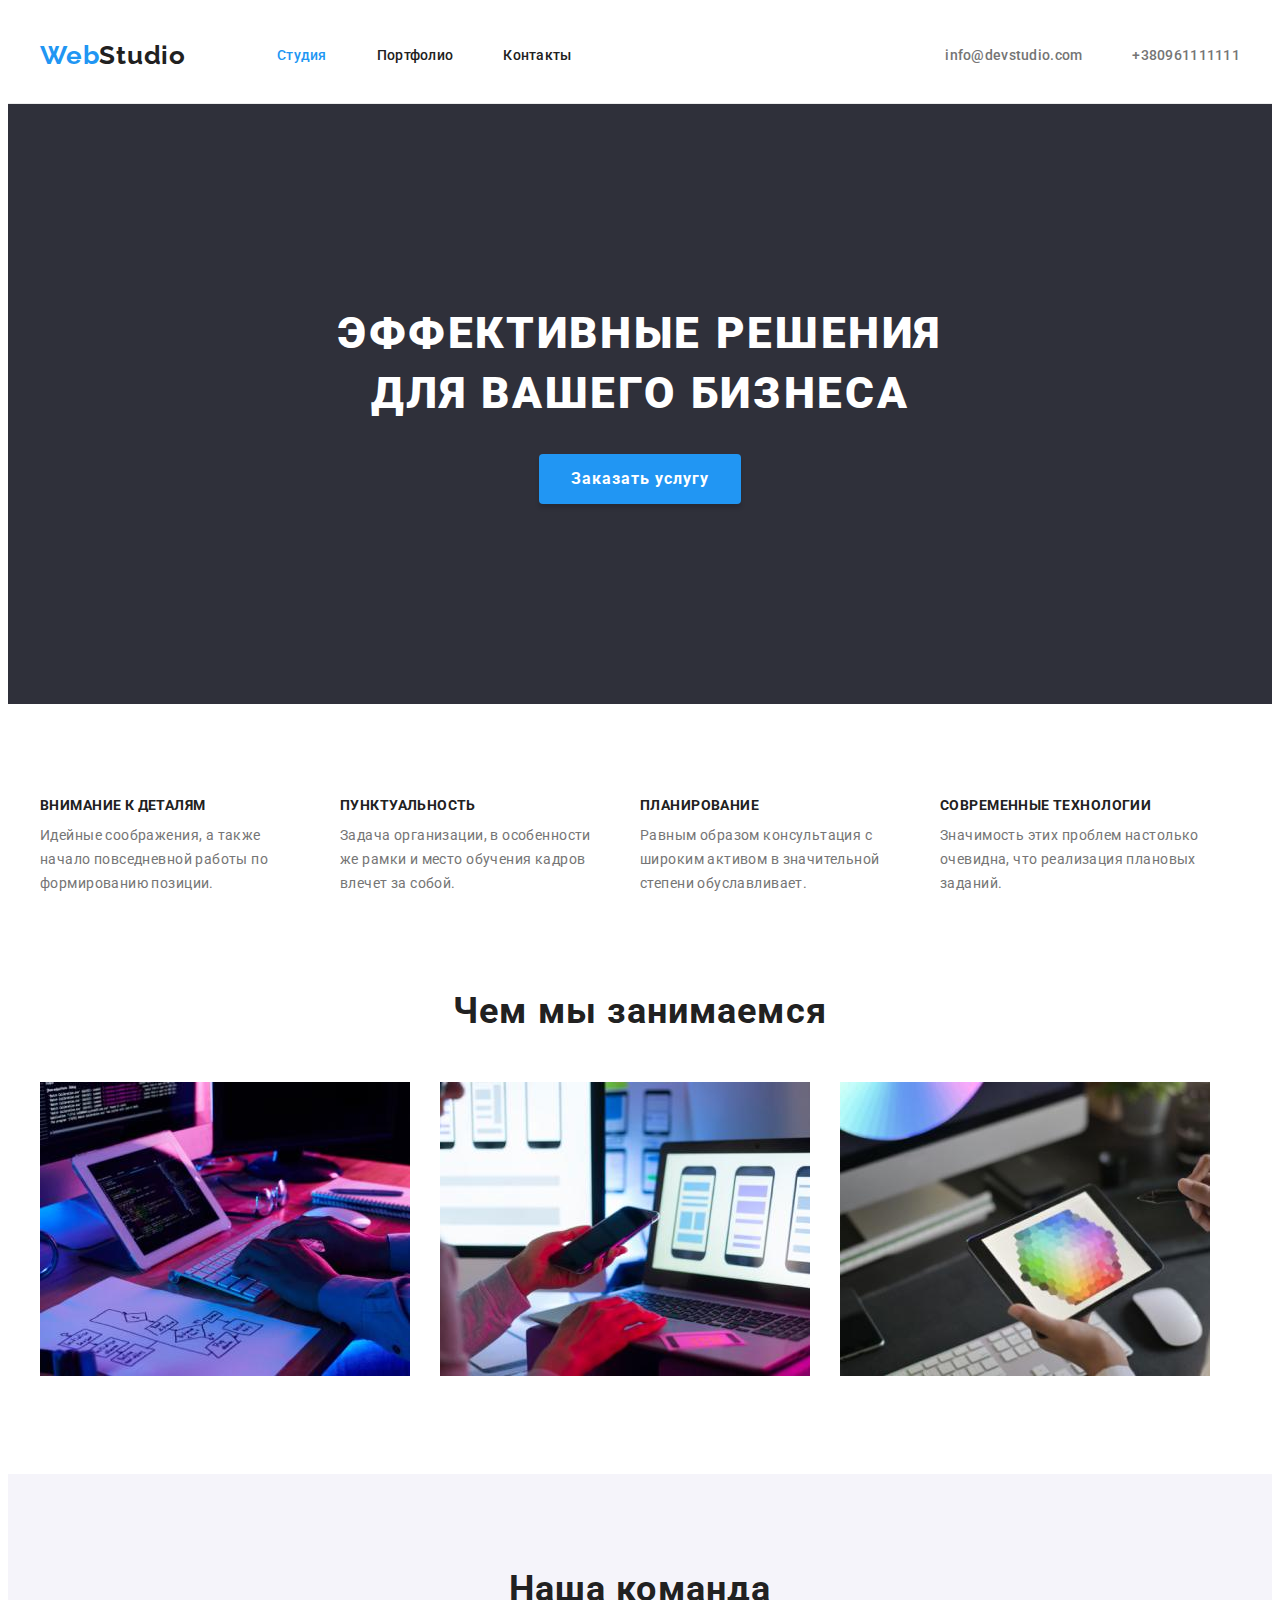
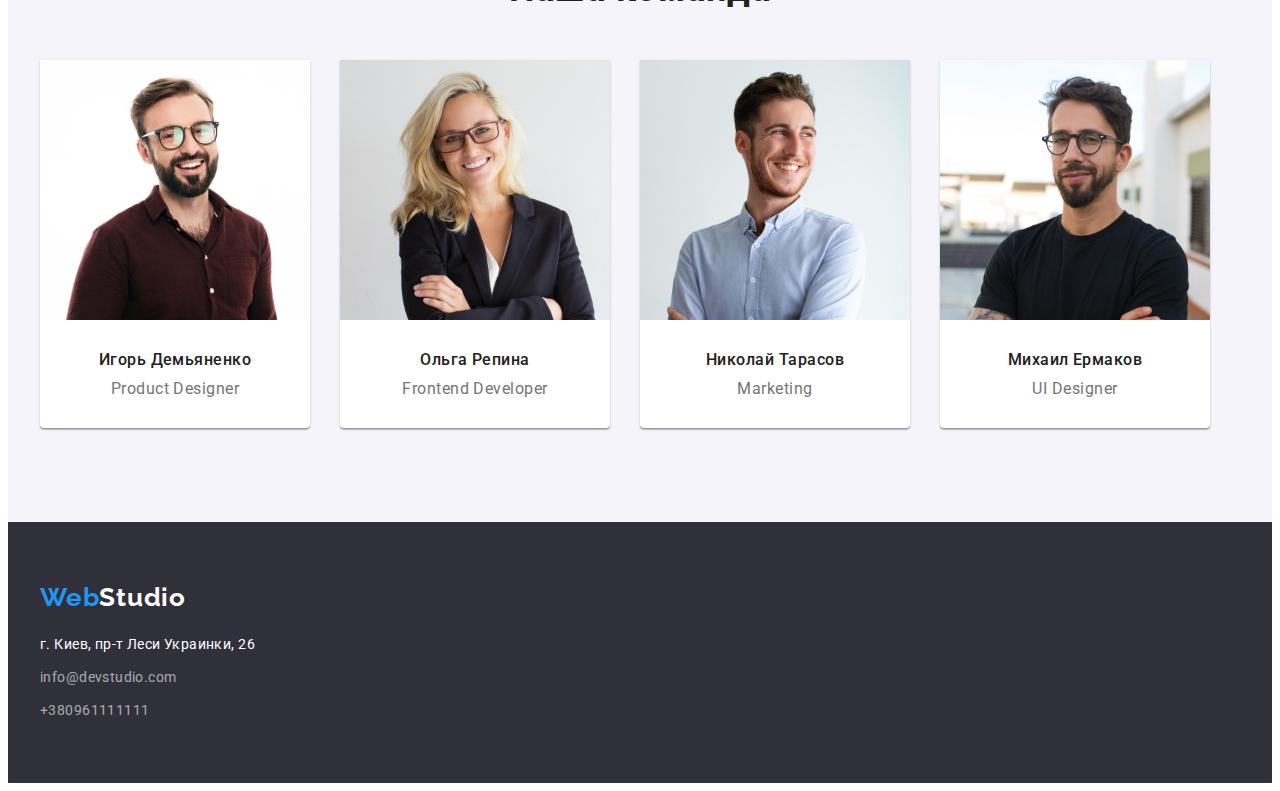
<file: index.html>
<!DOCTYPE html>
<html lang="en">
<head>
    <meta charset="UTF-8">
    <meta http-equiv="X-UA-Compatible" content="IE=edge">
    <meta name="viewport" content="width=device-width, initial-scale=1.0">
    <title>WebStudio</title>
    <link rel="preconnect" href="https://fonts.googleapis.com">
    <link rel="preconnect" href="https://fonts.gstatic.com" crossorigin>
    <link href="https://fonts.googleapis.com/css2?family=Raleway:wght@700&family=Roboto:wght@400;500;900&display=swap"
      rel="stylesheet">
      <link rel="stylesheet" href="https://cdnjs.cloudflare.com/ajax/libs/modern-normalize/0.2.0/modern-normalize.min.css"
        integrity="sha512-sqIVMkf5f8XGYI/UZYGs7wODxlUeoj9JknataPfUwtvrSKWMHrMXGZ7Evb6nabFYJQG15vFFyALe6r0nWCD1Ug=="
        crossorigin="anonymous" referrerpolicy="no-referrer" />
    <link rel="stylesheet" href="./css/styles.css">
</head>

<body>
<!-- header -->
  <header class="header">
    <div class="container header-container">
      <nav class="header-nav">
        <a class="header-logo link" href=""><span class="logo-accent">Web</span>Studio</a>
        <ul class="header-list list">
            <li class="header-item">
              <a class="header-link link current" href="./index.html">Студия</a>
            </li>
            <li class="header-item">
              <a class="header-link link" href="./portfolio.html">Портфолио</a>
            </li>
            <li class="header-item">
              <a class="header-link link" href="">Контакты</a>
            </li>
        </ul>
      </nav> 
      
    <ul class="header-cont-list list">
      <li class="header-cont-item">
        <a class="header-cont-link link" href="mailto:info@devstudio.com">info@devstudio.com</a>
      </li>
      <li class="header-cont-item">
        <a class="header-cont-link link" href="tel:+380961111111">+380961111111</a>
      </li>
    </ul>
    </div>
  </header>

  <main>
<!--Hero-->
    <section class="hero">
      <div class="container hero-container">
        <h1 class="hero-title">Эффективные решения для вашего бизнеса</h1>
        <button class="hero-button" type="button">Заказать услугу</button>
      </div>
      
    </section>
    
<!--Our Qualities-->
    <section class="qualities section">
      <div class="container qualities-container">
      <h2 class="qualities-title visually-hidden">заголовок</h2>
      <ul class="qualities-list list">
        <li class="qualities-item">
          <h3 class="qualities-second-title">Внимание к деталям</h3>
          <p class="qualities-text">Идейные соображения, а также начало повседневной работы по формированию позиции.</p>
        </li>
        <li class="qualities-item">
          <h3 class="qualities-second-title">Пунктуальность</h3>
          <p class="qualities-text">Задача организации, в особенности же рамки и место обучения кадров влечет за собой.</p>
        </li>
        <li class="qualities-item">
          <h3 class="qualities-second-title">Планирование</h3>
          <p class="qualities-text">Равным образом консультация с широким активом в значительной степени обуславливает.</p>
        </li>
        <li class="qualities-item">
          <h3 class="qualities-second-title">Современные технологии</h3>
          <p class="qualities-text">Значимость этих проблем настолько очевидна, что реализация плановых заданий.</p>
        </li>
      </ul>
      </div>
    </section>

<!--What we do-->
      <section class="work section">
        <div class="container work-container">
        <h2 class="work-title">Чем мы занимаемся</h2>
        <ul class="work-list list" >
          <li class="work-item">
            <img src="./images/img1.jpg" alt="оформление контента" width="370">
          </li>
          <li class="work-item">
            <img src="./images/img2.jpg" alt="мобильные приложения" width="370">
          </li>
          <li class="work-item">
            <img src="./images/img3.jpg" alt="цветовая гамма на планщете" width="370">
          </li>
        </ul>
        </div>
      </section>
      
<!--Our Team-->
    <section class="team section">
      <div class="container">
      <h2 class="team-title">Наша команда</h2>
      <ul class="team-list list">
        <li class="team-item">
          <img class="team-photo" src="./images/photo1.jpg" alt="фото сотрудника" width="270">
          <diV class="team-description">
            <h3 class="team-name">Игорь Демьяненко</h3>
            <p class="team-position">Product Designer</p>
          </diV>
        </li>
        <li class="team-item">
          <img class="team-photo" src="./images/photo2.jpg" alt="фото сотрудника" width="270">
          <diV class="team-description">
            <h3 class="team-name">Ольга Репина</h3>
            <p class="team-position">Frontend Developer</p>
          </diV>
        </li>
        <li class="team-item">
          <img class="team-photo" src="./images/photo3.jpg" alt="фото сотрудника" width="270">
          <diV class="team-description">
            <h3 class="team-name">Николай Тарасов</h3>
            <p class="team-position">Marketing</p>
          </diV>
        </li>
        <li class="team-item"> 
          <img class="team-photo" src="./images/photo4.jpg" alt="фото сотрудника" width="270">
          <diV class="team-description">
            <h3 class="team-name">Михаил Ермаков</h3>
            <p class="team-position">UI Designer</p>
          </diV>
        </li>
      </ul>
    </div>
    </section>
  </main>
  
  <!-- footer -->
  <footer class="footer">
    <div class="container footer-container">
    <a class="footer-logo link" href="WebStudio"> <span class="logo-accent">Web</span>Studio</a>
    <address class="address">
      г. Киев, пр-т Леси Украинки, 26
    </address>
    <ul class="footer-list list">
      <li class="footer-item">
        <a class="footer-link link" href="mailto:info@devstudio.com">info@devstudio.com</a>
      </li>
      <li class="footer-item">
        <a class="footer-link link" href="tel:+380961111111">+380961111111</a>
      </li>
    </ul>
    </div>
  </footer> 

</body>
</html>
</file>
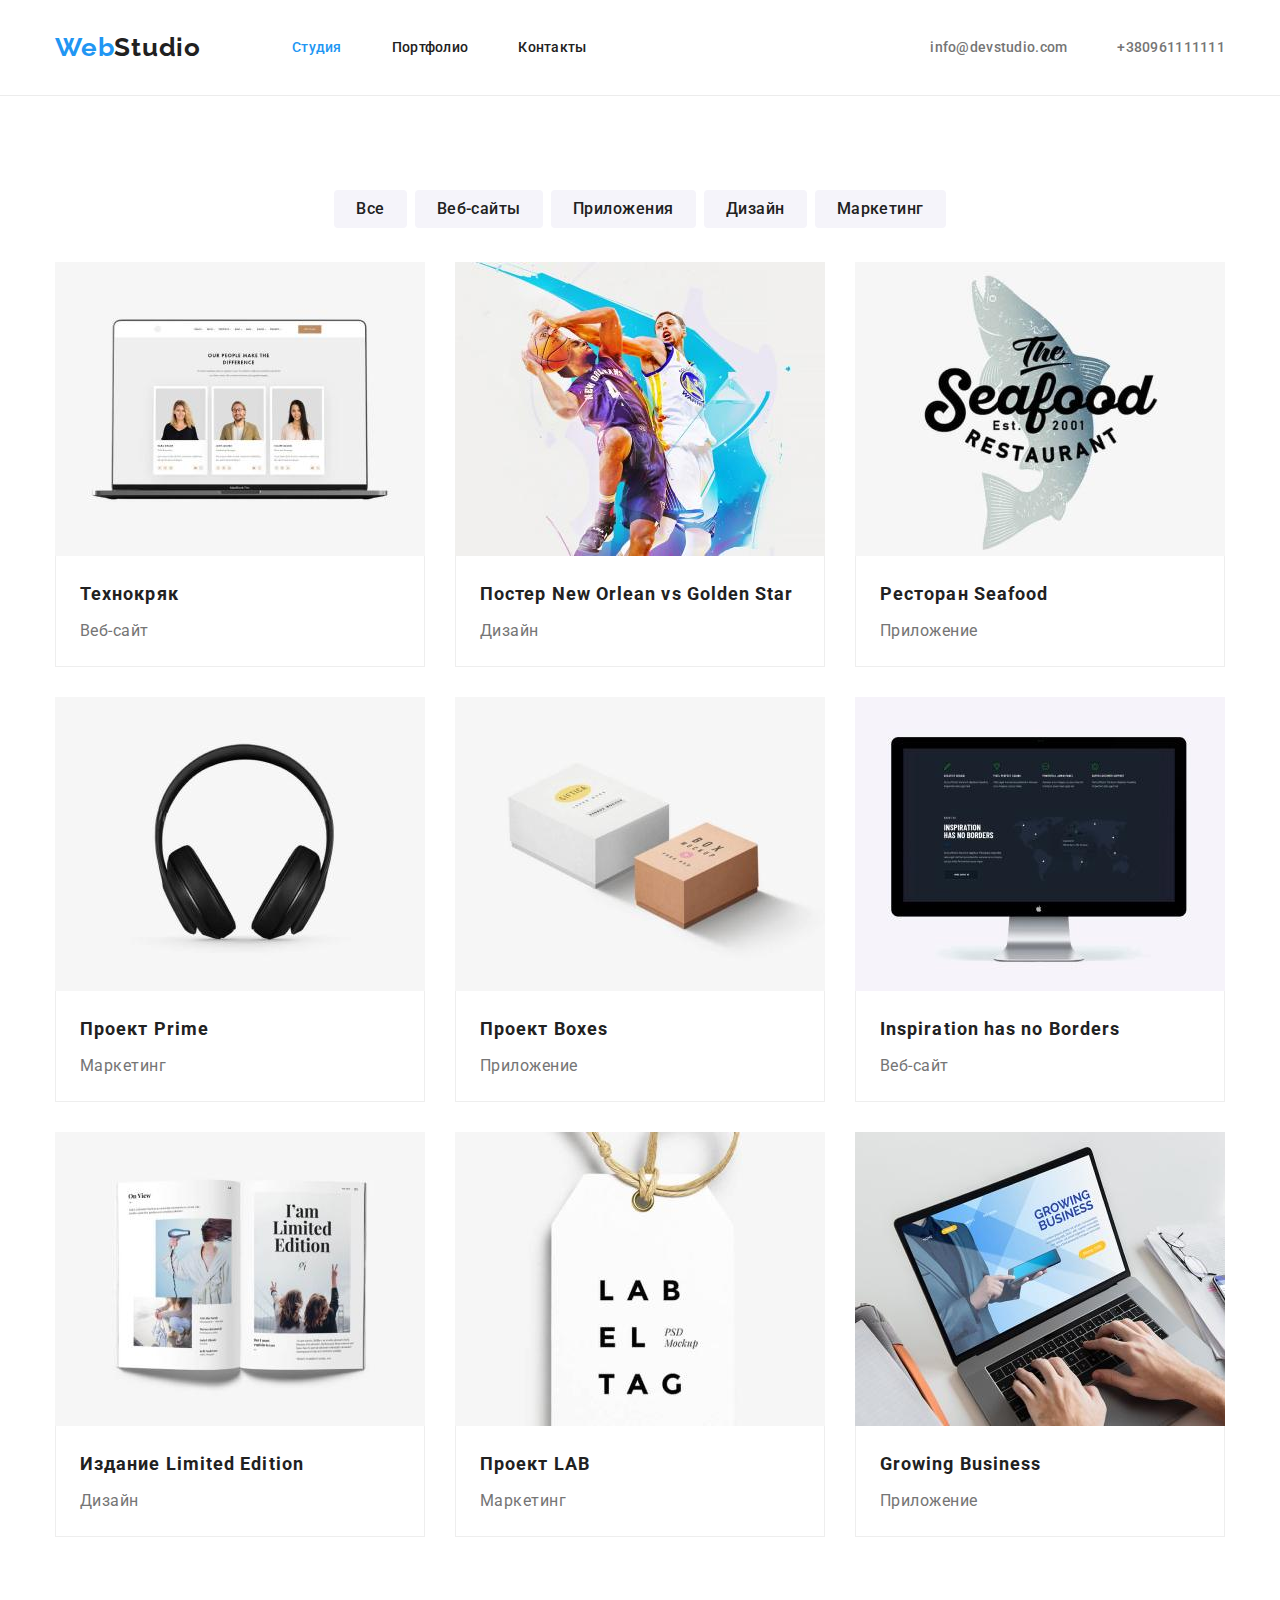
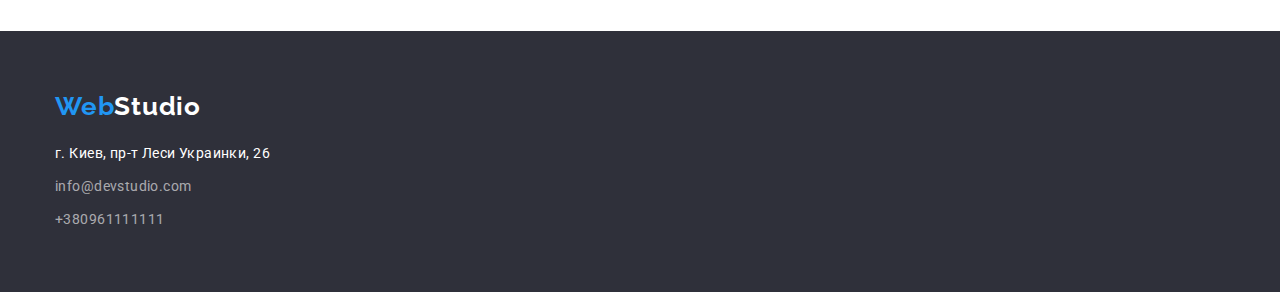
<file: portfolio.html>
<!DOCTYPE html>
<html lang="en">
<head>
    <meta charset="UTF-8">
    <meta http-equiv="X-UA-Compatible" content="IE=edge">
    <meta name="viewport" content="width=device-width, initial-scale=1.0">
    <title>Portfolio</title>
    <link rel="preconnect" href="https://fonts.googleapis.com">
    <link rel="preconnect" href="https://fonts.gstatic.com" crossorigin>
    <link href="https://fonts.googleapis.com/css2?family=Raleway:wght@700&family=Roboto:wght@400;500;900&display=swap"
        rel="stylesheet">
    <link rel="stylesheet" href="https://cdnjs.cloudflare.com/ajax/libs/modern-normalize/1.1.0/modern-normalize.css"
            integrity="sha512-Y0MM+V6ymRKN2zStTqzQ227DWhhp4Mzdo6gnlRnuaNCbc+YN/ZH0sBCLTM4M0oSy9c9VKiCvd4Jk44aCLrNS5Q=="
            crossorigin="anonymous" referrerpolicy="no-referrer" />
    <link rel="stylesheet" href="./css/styles.css">
    </head>

<body>
<!-- header -->
    <header class="header">
        <div class="container header-container">
            <nav class="header-nav">
                <a class="header-logo link" href=""><span class="logo-accent">Web</span>Studio</a>
                <ul class="header-list list">
                    <li class="header-item">
                        <a class="header-link link current" href="./index.html">Студия</a>
                    </li>
                    <li class="header-item">
                        <a class="header-link link" href="./portfolio.html">Портфолио</a>
                    </li>
                    <li class="header-item">
                        <a class="header-link link" href="">Контакты</a>
                    </li>
                </ul>
            </nav>
    
            <ul class="header-cont-list list">
                <li class="header-cont-item">
                    <a class="header-cont-link link" href="mailto:info@devstudio.com">info@devstudio.com</a>
                </li>
                <li class="header-cont-item">
                    <a class="header-cont-link link" href="tel:+380961111111">+380961111111</a>
                </li>
            </ul>
        </div>
    </header>

<!-- main -->
    <main>
        <section class="potfolio section">
            <div class="container">
            <h1 class="portfolio-title visually-hidden">All kinds our work</h1>
            <!-- Buttons -->
            <ul class="portfolio-btn-list list">
                <li class="portfolio-btn-item">
                    <button class="porfolio-button" type="button">Все</button>
                </li>
                <li class="portfolio-btn-item">
                    <button class="porfolio-button" type="button">Веб-сайты</button>
                </li>
                <li class="portfolio-btn-item">
                    <button class="porfolio-button" type="button">Приложения</button>
                </li> 
                <li class="portfolio-btn-item">
                    <button class="porfolio-button" type="button">Дизайн</button>
                </li>
                <li class="portfolio-btn-item">
                    <button class="porfolio-button" type="button">Маркетинг</button>
                </li>
            </ul>
            
<!--List of works -->
            <ul class="portfolio-work-list list">
                <li class="portfolio-work-item">
                    <img class="portfolio-img" src="./images/im-p1.jpg" alt="laptop" width="370">
                    <div class="portfolio-description">
                        <p class="portfolio-works">Технокряк</p>
                        <p class="portfolio-work-type">Веб-сайт</p>
                    </div>
                </li>
                <li class="portfolio-work-item">
                    <img class="portfolio-img" src="./images/im-p2.jpg" alt="twonbasketball players" width="370">
                    <div class="portfolio-description">
                        <p class="portfolio-works">Постер New Orlean vs Golden Star</p>
                        <p class="portfolio-work-type">Дизайн</p>
                    </div>
                </li>
                <li class="portfolio-work-item">
                    <img class="portfolio-img" src="./images/im-p3.jpg" alt="emblem" width="370">
                    <div class="portfolio-description">
                        <p class="portfolio-works">Ресторан Seafood</p>
                        <p class="portfolio-work-type">Приложение</p>
                    </div>
                </li>
                <li class="portfolio-work-item">
                    <img class="portfolio-img" src="./images/im-p4.jpg" alt="headphons" width="370">
                    <div class="portfolio-description">
                        <p class="portfolio-works">Проект Prime</p>
                        <p class="portfolio-work-type">Маркетинг</p>
                    </div>
                </li>
                <li class="portfolio-work-item">
                    <img class="portfolio-img" src="./images/im-p5.jpg" alt="two boxes" width="370">
                    <div class="portfolio-description">
                        <p class="portfolio-works">Проект Boxes</p>
                        <p class="portfolio-work-type">Приложение</p>
                    </div>
                </li>
                <li class="portfolio-work-item">
                    <img class="portfolio-img" src="./images/im-p6.jpg" alt="imac computer" width="370">
                    <div class="portfolio-description">
                        <p class="portfolio-works">Inspiration has no Borders</p>
                        <p class="portfolio-work-type">Веб-сайт</p>
                    </div>
                </li>
                <li class="portfolio-work-item">
                    <img class="portfolio-img" src="./images/im-p7.jpg" alt="book" width="370">
                    <div class="portfolio-description">
                        <p class="portfolio-works">Издание Limited Edition</p>
                        <p class="portfolio-work-type">Дизайн</p>
                    </div>
                </li>
                <li class="portfolio-work-item">
                    <img class="portfolio-img" src="./images/im-p8.jpg" alt="label tag" width="370">
                    <div class="portfolio-description">
                        <p class="portfolio-works">Проект LAB</p>
                        <p class="portfolio-work-type">Маркетинг</p>
                        
                    </div>
                </li>
                <li class="portfolio-work-item">
                    <img class="portfolio-img" src="./images/im-p9.jpg" alt="laptop" width="370">
                    <div class="portfolio-description">
                        <p class="portfolio-works">Growing Business</p>
                        <p class="portfolio-work-type">Приложение</p>
                    </div>
                </li>
            </ul>
            </div>
        </section>
    </main>

        <!-- footer -->
    <footer class="footer">
        <div class="container footer-container">
            <a class="footer-logo link" href="WebStudio"> <span class="logo-accent">Web</span>Studio</a>
            <address class="address">
                г. Киев, пр-т Леси Украинки, 26
            </address>
            <ul class="footer-list list">
                <li class="footer-item">
                    <a class="footer-link link" href="mailto:info@devstudio.com">info@devstudio.com</a>
                </li>
                <li class="footer-item">
                    <a class="footer-link link" href="tel:+380961111111">+380961111111</a>
                </li>
            </ul>
        </div>
    </footer>

</body>
</html>
</file>
<file: css/styles.css>
:root {
  --primery-text-color: #757575;
  --title-text-color: #212121;
  --accent-text-clor: #2196f3;
  --background-color: #2f303a;
  --white-color: #ffffff;
}

body {
  color: var(--primery-text-color);
  font-family: roboto;
}

.list {
  list-style: none;
}

.link {
  text-decoration: none;
}

.visually-hidden {
  position: absolute;
  white-space: nowrap;
  width: 1px;
  height: 1px;
  overflow: hidden;
  border: 0;
  padding: 0;
  clip: rect(0 0 0 0);
  clip-path: inset(50%);
  margin: -1px;
}

p,
h1,
h2,
h3,
h4,
h5,
h6 {
  margin: 0;
}
ul {
  margin: 0;
  padding: 0;
}

.container {
  width: 1200px;
  padding-right: 15px;
  padding-left: 15px;
  margin: 0 auto;
}

.section {
  padding-top: 94px;
  padding-bottom: 94px;
  max-width: 1600px;
}

/* ..........................header .........................*/

.header {
  padding-top: 32px;
  padding-bottom: 32px;
  border-bottom: 1px solid #ececec;
  max-width: 1600px;

  font-family: Roboto;
  font-weight: 500;
  font-size: 14px;
  line-height: 1.14;
  letter-spacing: 0.02em;
  background-color: var(--white-color);
}

.header-container {
  display: flex;
  justify-content: space-between;
  align-items: center;
}

.header-nav {
  display: flex;
  align-items: center;
}

.header-logo {
  margin-right: 91px;

  color: var(--title-text-color);
  font-family: Raleway;
  font-weight: 700;
  font-size: 26px;
  line-height: 1.2;
  letter-spacing: 0.03em;
}
.logo-accent {
  color: var(--accent-text-clor);
}

.header-list {
  display: flex;
}

.header-item:not(:last-child) {
  margin-right: 50px;
}

.header-link {
  color: var(--title-text-color);
}
.header-link:hover,
.header-link:focus {
  color: var(--accent-text-clor);
}
.current {
  color: var(--accent-text-clor);
}

.header-cont-list {
  display: flex;
}

.header-cont-item + .header-cont-item {
  margin-left: 50px;
}

.header-cont-link {
  color: var(--primery-text-color);
}
.header-cont-link:hover,
.header-cont-link:focus {
  color: var(--accent-text-clor);
}

/* .......................Hero........................... */

.hero {
  background-color: var(--background-color);
  padding-top: 200px;
  padding-bottom: 200px;
  text-align: center;
  max-width: 1600px;
}

.hero-title {
  width: 696px;
  margin-right: auto;
  margin-left: auto;

  font-weight: 900;
  font-size: 44px;
  line-height: 1.36;
  text-align: center;
  letter-spacing: 0.06em;
  text-transform: uppercase;
  color: var(--white-color);
}

.hero-button {
  display: block;
  margin: 30px auto 0px;
  padding: 10px 32px;
  min-width: 136px;
  border: transparent;
  box-shadow: 0px 4px 4px rgba(0, 0, 0, 0.15);
  border-radius: 4px;

  font-weight: 700;
  font-size: 16px;
  line-height: 1.9;
  display: flex;
  align-items: center;
  text-align: center;
  letter-spacing: 0.06em;
  color: var(--white-color);
  background-color: var(--accent-text-clor);
  cursor: pointer;
  font-family: inherit;
}

/* .......................Our Qualities........................... */

.qualities-list {
  display: flex;
}

.qualities-item {
  width: 270px;
}

.qualities-item:not(:last-child) {
  margin-right: 30px;
}

.qualities-second-title {
  margin-bottom: 10px;
  font-weight: 700;
  font-size: 14px;
  line-height: 1.14;
  letter-spacing: 0.03em;
  text-transform: uppercase;
  color: var(--title-text-color);
}

.qualities-text {
  font-weight: 400;
  font-size: 14px;
  line-height: 1.71;
  letter-spacing: 0.03em;
  color: var(--primery-text-color);
}

/* .......................What we do........................... */
.work {
  padding-top: 0;
}
.work-title {
  margin-bottom: 50px;
  font-weight: 700;
  font-size: 36px;
  line-height: 1.17;
  text-align: center;
  letter-spacing: 0.03em;
  color: var(--title-text-color);
}

.work-list {
  display: flex;
}

.work-item {
  display: block;
}
.work-item {
  margin-right: 30px;
}
.work-item:last-child {
  margin-right: 0;
}

/* .......................Our Team........................... */

.team {
  background-color: #f5f4fa;
}

.team-description {
  padding-top: 30px;
  padding-bottom: 30px;
}

.team-photo {
  display: block;
}

.team-name {
  margin-bottom: 10px;
}

.team-title {
  margin-bottom: 50px;
  font-weight: 700;
  font-size: 36px;
  line-height: 1.17;
  text-align: center;
  letter-spacing: 0.03em;
  color: var(--title-text-color);
}

.team-list {
  display: flex;
}

.team-item {
  box-shadow: 0px 1px 3px rgba(0, 0, 0, 0.12), 0px 1px 1px rgba(0, 0, 0, 0.14),
    0px 2px 1px rgba(0, 0, 0, 0.2);
  border-radius: 0px 0px 4px 4px;
  background-color: var(--white-color);
}

.team-item:not(:last-child) {
  margin-right: 30px;
}

.team-name {
  font-weight: 500;
  font-size: 16px;
  line-height: 1.19;
  text-align: center;
  letter-spacing: 0.03em;
  color: var(--title-text-color);
}

.team-position {
  font-weight: 400;
  font-size: 16px;
  line-height: 1.19;
  text-align: center;
  letter-spacing: 0.03em;
  color: var(--primery-text-color);
}

/* .......................Footer........................... */

.footer {
  background-color: var(--background-color);
  padding-top: 60px;
  padding-bottom: 60px;
  max-width: 1600px;
}

.footer-logo {
  display: block;
  margin-bottom: 20px;
  font-family: Raleway;
  font-style: normal;
  font-weight: 700;
  font-size: 26px;
  line-height: 1.19;
  letter-spacing: 0.03em;
  color: var(--white-color);
}

.address {
  margin-bottom: 9px;
  font-style: normal;
  font-weight: 400;
  font-size: 14px;
  line-height: 1.71;
  letter-spacing: 0.03em;
  color: var(--white-color);
}
.footer-item:not(:last-child) {
  margin-bottom: 9px;
}
.footer-link {
  /* display: block;
  margin-bottom: 9px; */
  font-weight: 400;
  font-size: 14px;
  line-height: 1.71;
  letter-spacing: 0.03em;
  color: rgba(255, 255, 255, 0.6);
}
.footer-link:hover,
.footer-link:focus {
  color: var(--accent-text-clor);
}

/* .......................Portfolio........................... */

/* .......................Buttons.......................... */

.portfolio-btn-list {
  display: flex;
  justify-content: center;
  margin-bottom: 34px;
}

.portfolio-btn-item:not(:last-child) {
  margin-right: 8px;
}

.porfolio-button {
  background-color: #f5f4fa;
  padding: 6px 22px;
  border: transparent;
  border-radius: 4px;
  font-style: normal;
  font-weight: 500;
  font-size: 16px;
  line-height: 1.62;
  text-align: center;
  letter-spacing: 0.03em;
  font-family: inherit;
  color: var(--title-text-color);
}
.porfolio-button:hover,
.porfolio-button:focus {
  background-color: var(--accent-text-clor);
}

/* .......................List of works......................... */

.portfolio-work-list {
  display: flex;
  flex-wrap: wrap;
}

.portfolio-work-item:not(:nth-child(3n)) {
  margin-right: 30px;
}
.portfolio-work-item:not(:nth-last-child(-n + 3)) {
  margin-bottom: 30px;
}

.portfolio-img {
  display: block;
}

.portfolio-description {
  padding: 20px 24px;
  border-right: 1px solid #eeeeee;
  border-bottom: 1px solid #eeeeee;
  border-left: 1px solid #eeeeee;
}
.portfolio-works {
  margin-bottom: 4px;
  font-weight: 700;
  font-size: 18px;
  line-height: 2;
  letter-spacing: 0.06em;
  color: var(--title-text-color);
}

.portfolio-work-type {
  font-weight: 400;
  font-size: 16px;
  line-height: 1.87;
  letter-spacing: 0.03em;
  color: var(--primery-text-color);
}
</file>
